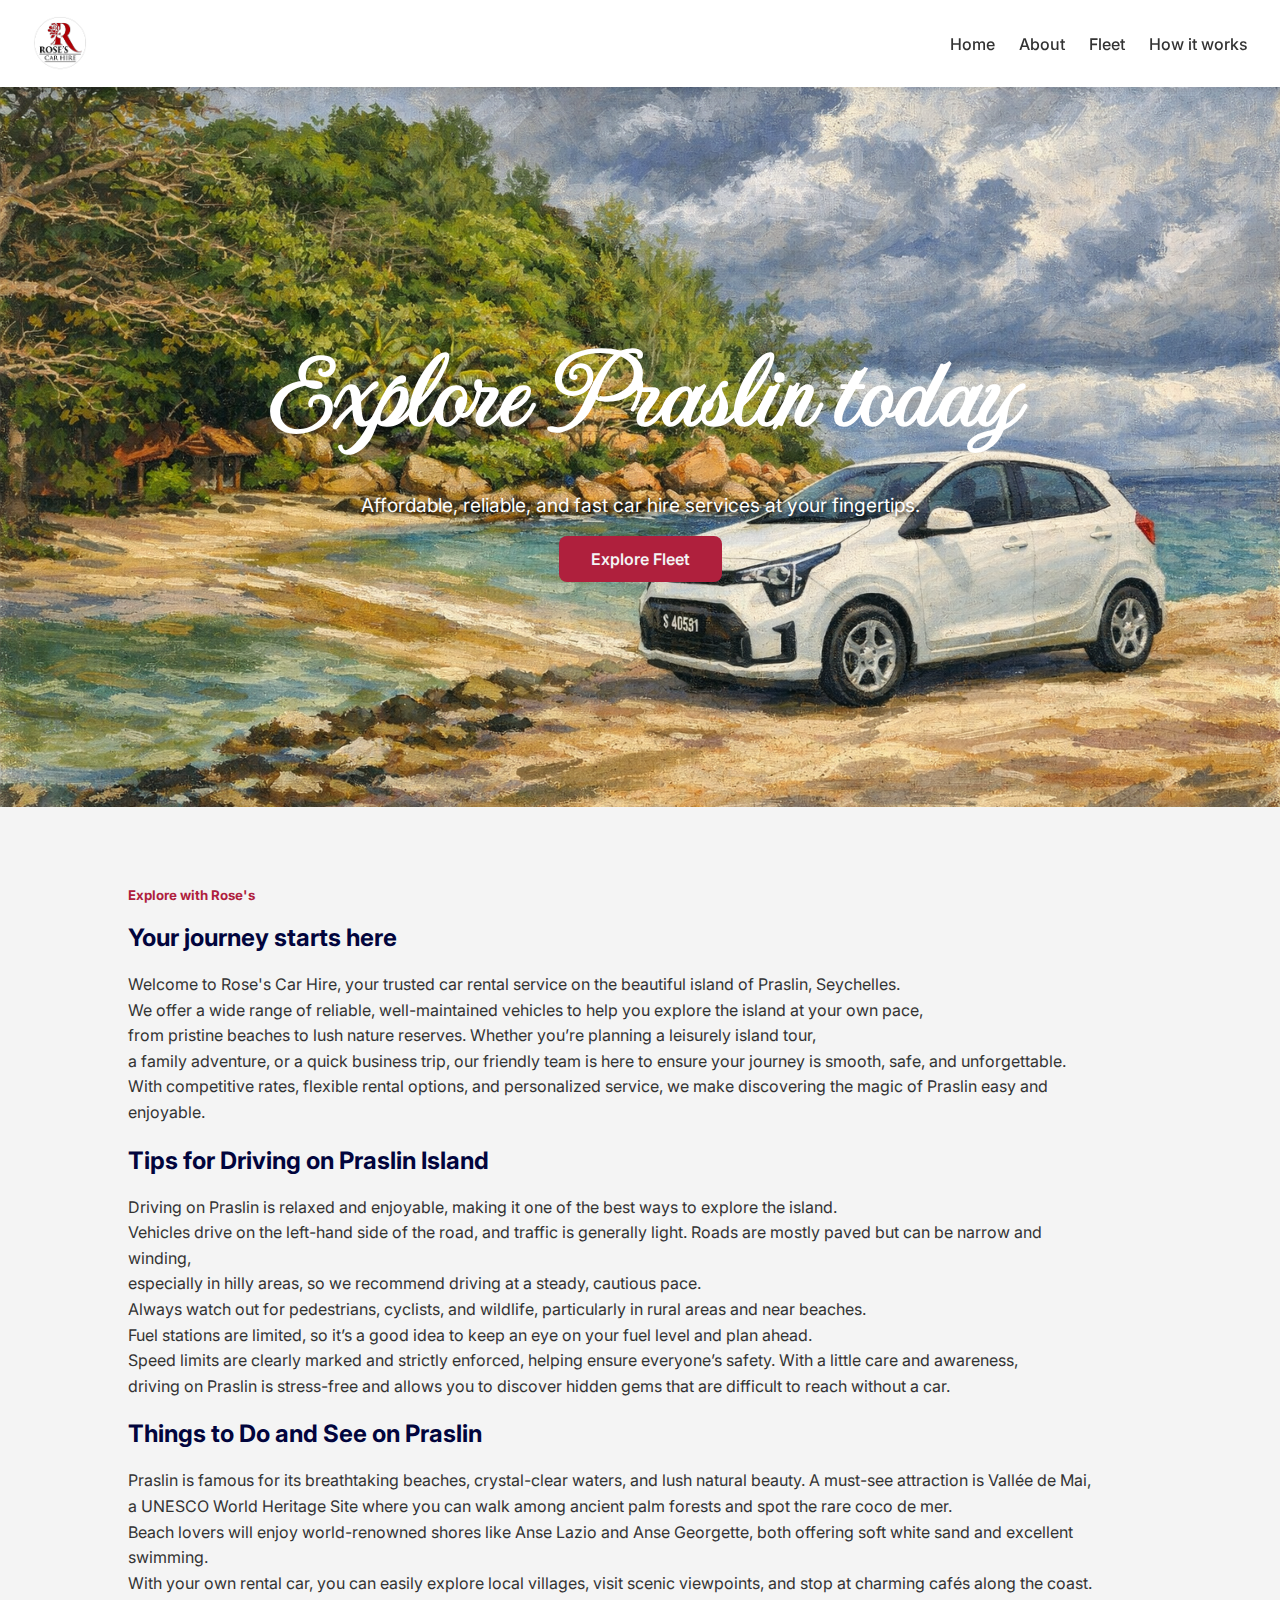
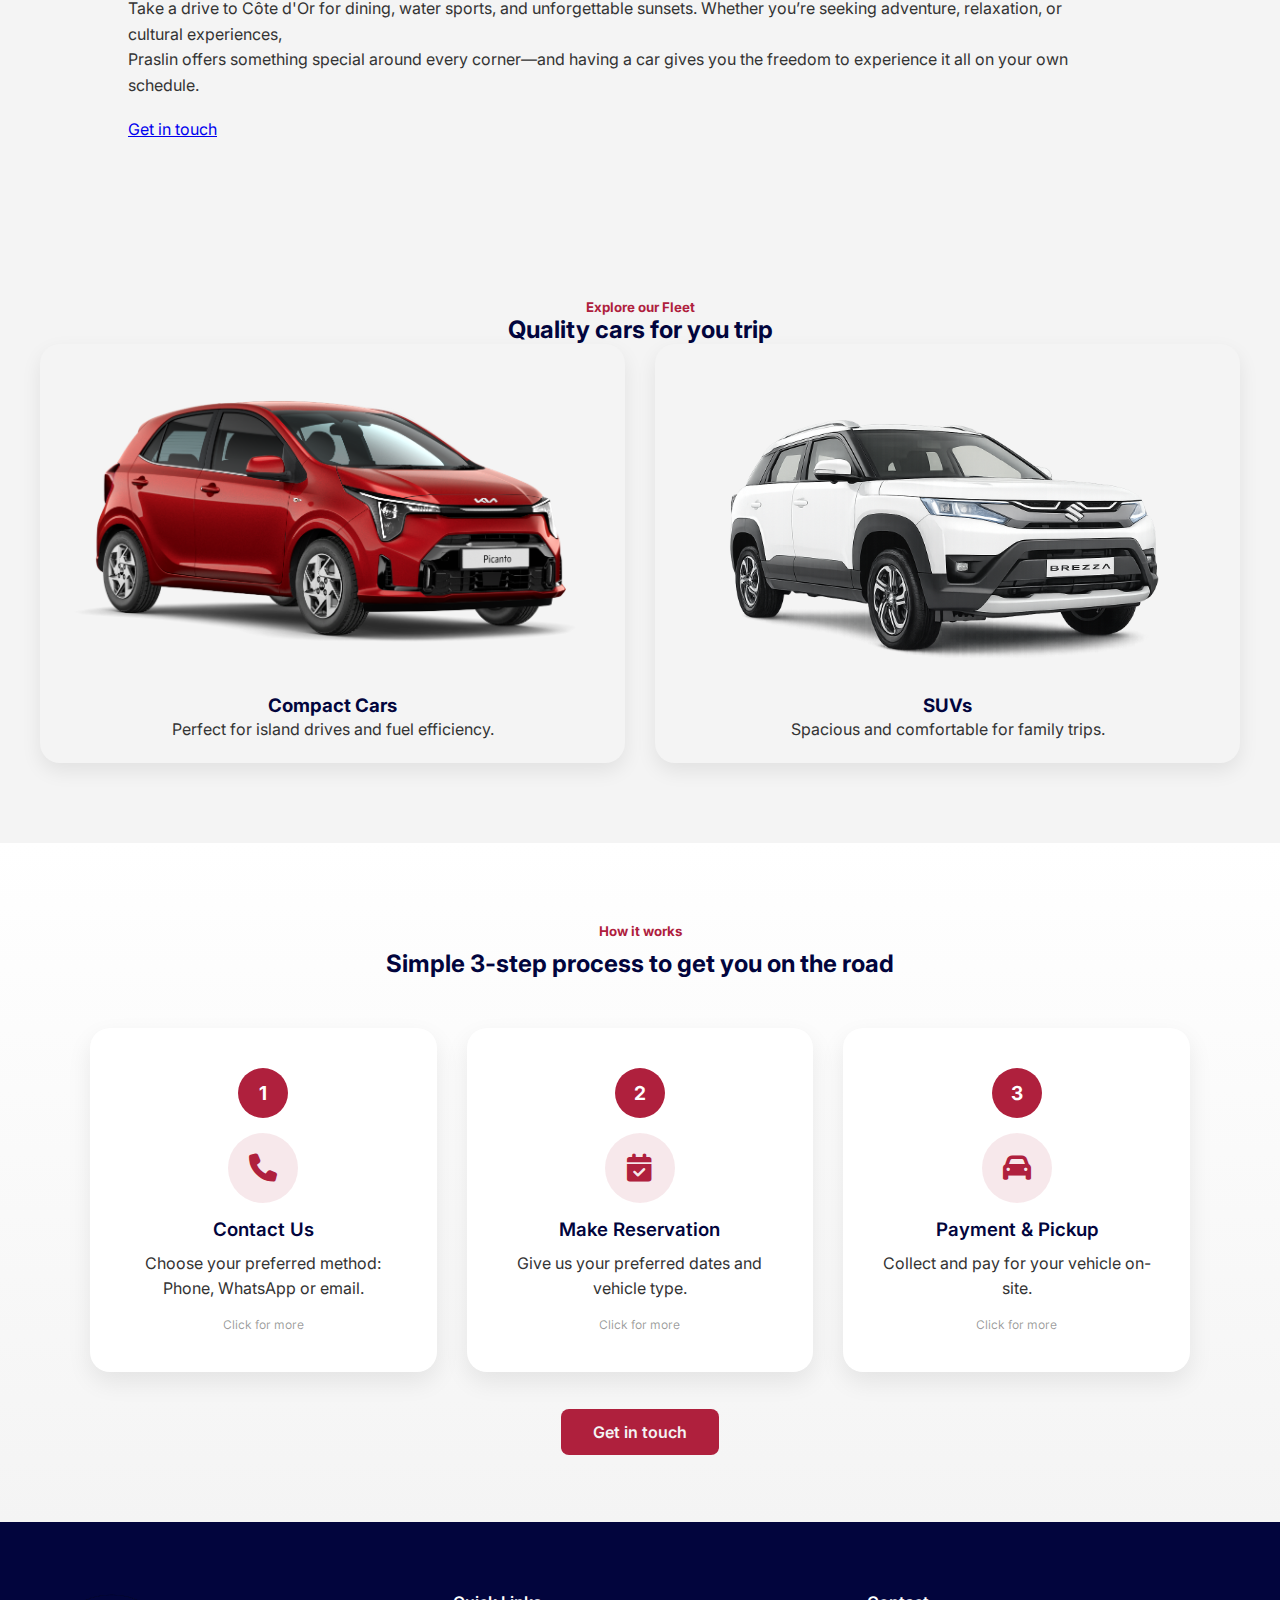
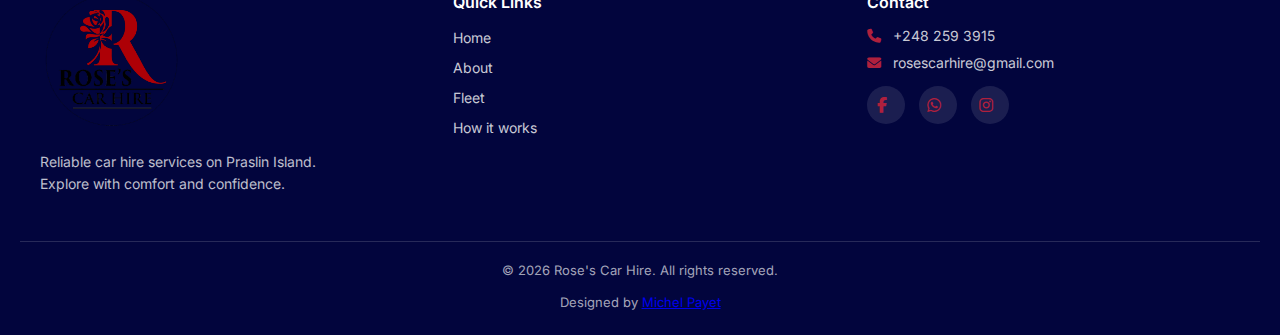
<file: index.html>
<!DOCTYPE html>
<html lang="en">
<head>
    <meta charset="UTF-8">
    <meta name="viewport" content="width=device-width, initial-scale=1.0">
    <title>Car Hire</title>

    <link rel="stylesheet" href="css/styles.css">
    <link rel="icon" type="image/x-icon" href="images/favicon.ico">

    <!-- Google Fonts for a modern feel -->
    <link rel="preconnect" href="https://fonts.googleapis.com">
    <link rel="preconnect" href="https://fonts.gstatic.com" crossorigin>
    <link href="https://fonts.googleapis.com/css2?family=Imperial+Script&display=swap" rel="stylesheet">
    <link href="https://fonts.googleapis.com/css2?family=Inter:wght@400;600;700&display=swap" rel="stylesheet">
    <link rel="stylesheet" href="https://cdnjs.cloudflare.com/ajax/libs/font-awesome/6.5.1/css/all.min.css">
</head>

<body>

<!-- Navbar -->
<header>
    <nav class="navbar">
        <div class="logo">
            <img src="images/roselogo.svg" alt="Roses Car Hire">
        </div>
        <ul class="nav-links">
            <li><a href="#home">Home</a></li>
            <li><a href="#about">About</a></li>
            <li><a href="#fleet">Fleet</a></li>
            <li><a href="#how-it-works">How it works</a></li>
        </ul>
    </nav>
</header>

<!-- Hero Section -->
<section class="hero" id="home">
    <div class="hero-content">
        <h1>Explore Praslin today</h1>
        <p>Affordable, reliable, and fast car hire services at your fingertips.</p>
        <a href="#fleet" class="btn-primary">Explore Fleet</a>
    </div>
</section>

<!-- About Section -->
<section class="about" id="about">
    <div class="about-content">
        <div class="about-text">
            <h5>Explore with Rose's</h5>
            <br>
            <h2>Your journey starts here</h2>
            <p>
                Welcome to Rose's Car Hire, your trusted car rental service on the beautiful island of Praslin, Seychelles. <br>
                We offer a wide range of reliable, well-maintained vehicles to help you explore the island at your own pace, <br>
                from pristine beaches to lush nature reserves. Whether you’re planning a leisurely island tour, <br>
                a family adventure, or a quick business trip, our friendly team is here to ensure your journey is smooth, safe, and unforgettable. <br>
                With competitive rates, flexible rental options, and personalized service, we make discovering the magic of Praslin easy and enjoyable.
            </p>

            <br>
            <h2>Tips for Driving on Praslin Island</h2>
            <p>
                Driving on Praslin is relaxed and enjoyable, making it one of the best ways to explore the island. <br>
                Vehicles drive on the left-hand side of the road, and traffic is generally light. Roads are mostly paved but can be narrow and winding, <br>
                especially in hilly areas, so we recommend driving at a steady, cautious pace. <br>
                Always watch out for pedestrians, cyclists, and wildlife, particularly in rural areas and near beaches. <br>
                Fuel stations are limited, so it’s a good idea to keep an eye on your fuel level and plan ahead. <br>
                Speed limits are clearly marked and strictly enforced, helping ensure everyone’s safety. With a little care and awareness, <br>
                driving on Praslin is stress-free and allows you to discover hidden gems that are difficult to reach without a car.
            </p>

            <br>
            <h2>Things to Do and See on Praslin</h2>
            <p>
                Praslin is famous for its breathtaking beaches, crystal-clear waters, and lush natural beauty. A must-see attraction is Vallée de Mai, <br>
                a UNESCO World Heritage Site where you can walk among ancient palm forests and spot the rare coco de mer. <br>
                Beach lovers will enjoy world-renowned shores like Anse Lazio and Anse Georgette, both offering soft white sand and excellent swimming. <br>
                With your own rental car, you can easily explore local villages, visit scenic viewpoints, and stop at charming cafés along the coast. <br>
                Take a drive to Côte d'Or for dining, water sports, and unforgettable sunsets. Whether you’re seeking adventure, relaxation, or cultural experiences, <br>
                Praslin offers something special around every corner—and having a car gives you the freedom to experience it all on your own schedule.
            </p>

            <br>
            <a href="https://wa.me/2482593915" class="btn-text">Get in touch</a>
        </div>

        <div class="about-image">
            <img src="images/suzuki.png" alt="Rose's Car Hire">
        </div>
    </div>
</section>

<!-- Fleet Section -->
<section class="fleet" id="fleet">
    <div class="fleet-content">
        <h5>Explore our Fleet</h5>
        <h2>Quality cars for you trip</h2>

        <div class="vehicle-types">

            <div class="vehicle-card">
                <img src="images/kia-picanto.png" alt="Compact Car">
                <h3>Compact Cars</h3>
                <p>Perfect for island drives and fuel efficiency.</p>
                <div class="vehicle-details">
                    <p>
                        <strong>From €43/day</strong><br>
                        A compact car like the Kia Picanto is a great choice for driving around Praslin Island because its small size and nimble handling 
                        make navigating the island’s narrow, winding roads far easier than in a larger vehicle. Praslin’s main roads are generally paved and in decent condition, 
                        but they can be quite tight in rural spots or near popular beaches and viewpoints — parking spaces can also be limited near busy attractions like Anse Lazio and Cote d’Or. 
                        A compact car’s ability to easily maneuver into snug parking spaces and around sharp bends means you’ll spend less time fussing with tight turns and 
                        more time enjoying scenic stops at beaches, restaurants, and nature reserves. Plus, cars like the Picanto are often very fuel-efficient, helping you keep 
                        rental running costs down while exploring the island at your own pace
                    </p>
                </div>
            </div>

            <div class="vehicle-card">
                <img src="images/brezza.png" alt="SUV">
                <h3>SUVs</h3>
                <p>Spacious and comfortable for family trips.</p>
                <div class="vehicle-details">
                    <p>
                        <strong>From €50/day</strong><br>
                        SUV such as the Suzuki Brezza (or similarly the Suzuki Fronx) offers a bit more power, space, and versatility for Praslin’s varied driving conditions. 
                        While many main roads are reasonably good, some secondary routes — especially those leading toward secluded beaches, hillier areas, or 
                        less-developed spots — can be bumpier or steeper, and the higher ground clearance and slightly stronger engine of a compact SUV make for a more confident 
                        drive in these situations. A small SUV also has more interior room and cargo space, which is great if you’re traveling with family, beach gear, or luggage. 
                        The combination of comfortable ride height, practicality, and enough agility to handle narrower sections of road strikes a nice balance for visitors who want 
                        both everyday island driving and a bit of extra capability for exploring without stress.
                    </p>
                </div>
            </div>

        </div>
    </div>
</section>

 <!-- How it works Section -->
     <div class="how-it-works" id="how-it-works">
  <div class="how-it-works-content">
    <h5>How it works</h5>
    <h2>Simple 3-step process to get you on the road</h2>

<div class="steps">

    <div class="step-card">
        <span class="step-number">1</span>
        <div class="step-icon">
            <i class="fa-solid fa-phone"></i>
        </div>
        <h3>Contact Us</h3>
        <p>Choose your preferred method: Phone, WhatsApp or email.</p>

        <div class="step-details">
            <p><strong>Phone:</strong> +248 259 3915</p>
            <p><strong>Email:</strong> rosescarhire@gmail.com</p>
            <p><strong>WhatsApp:</strong> +248 259 3915</p>
        </div>
    </div>

    <div class="step-card">
        <span class="step-number">2</span>
        <div class="step-icon">
            <i class="fa-solid fa-calendar-check"></i>
        </div>
        <h3>Make Reservation</h3>
        <p>Give us your preferred dates and vehicle type.</p>

        <div class="step-details">
            <p>Tell us:</p>
            <ul>
                <li>Pickup & return dates</li>
                <li>Vehicle type</li>
                <li>Pickup location</li>
                <li>Provide Driver Details</li>
            </ul>
            <p>Then:</p>
            <ul>
                <li>Get a quotation</li>
                <li>Confirm your booking</li>
            </ul>
        </div>
    </div>

    <div class="step-card">
        <span class="step-number">3</span>
        <div class="step-icon">
            <i class="fa-solid fa-car"></i>
        </div>
        <h3>Payment & Pickup</h3>
        <p>Collect and pay for your vehicle on-site.</p>

        <div class="step-details">
            <p>Payment is made at pickup.</p>
            <p>Accepted: Cash or Card.</p>
            <p>Contract details provided at pickup.</p>
            <p>Pickup locations: Ferry terminal, hotel, or airport.</p>
        </div>
    </div>

</div>



    <a href="https://wa.me/2482593915" target="_blank" rel="noopener noreferrer" class="btn-primary">Get in touch</a>
  </div>
</div>

<!-- Footer -->
<footer class="footer">
    <div class="footer-container">

        <div class="footer-brand">
            <img src="images/roselogo.svg" alt="Roses Car Hire">
            <p>Reliable car hire services on Praslin Island.<br>Explore with comfort and confidence.</p>
        </div>

        <div class="footer-links">
            <h4>Quick Links</h4>
            <ul>
                <li><a href="#home">Home</a></li>
                <li><a href="#about">About</a></li>
                <li><a href="#fleet">Fleet</a></li>
                <li><a href="#how-it-works">How it works</a></li>
            </ul>
        </div>

        <div class="footer-contact">
            <h4>Contact</h4>
            <p><i class="fa-solid fa-phone"></i> +248 259 3915</p>
            <p><i class="fa-solid fa-envelope"></i> rosescarhire@gmail.com</p>

            <div class="footer-socials">
                <a href="https://www.facebook.com/share/1CCvXWMbAc/?mibextid=wwXIfr" target="_blank" rel="noopener noreferrer"><i class="fab fa-facebook-f"></i></a>
                <a href="https://wa.me/2482593915" target="_blank" rel="noopener noreferrer"><i class="fab fa-whatsapp"></i></a>
                <a href="https://instagram.com/rosescarhire_praslin/" target="_blank" rel="noopener noreferrer"><i class="fab fa-instagram"></i></a>
            </div>
        </div>
    </div>

    <div class="footer-bottom">
        <p>© 2026 Rose's Car Hire. All rights reserved.</p>
        <br>
        <p>Designed by <a href="https://michelpayet.com" target="_blank">Michel Payet</a></p>
    </div>
</footer>

<script src="js/app.js"></script>
<script>
document.querySelectorAll('.vehicle-card').forEach(card => {
    card.addEventListener('click', () => {
        card.classList.toggle('active');
    });
});

document.querySelectorAll('.step-card').forEach(card => {
    card.addEventListener('click', () => {
        document.querySelectorAll('.step-card').forEach(c => {
            if (c !== card) c.classList.remove('active');
        });
        card.classList.toggle('active');
    });
});
</script>

</body>
</html>
</file>
<file: css/styles.css>
* {
    margin: 0;
    padding: 0;
    box-sizing: border-box;
    font-family: 'Inter', sans-serif;
}

:root {
  --primary-color: #02053d;
  --secondary-color: #af203d;
  --text-color: #333333;
  --background-color: #f4f4f4;
}

body {
    background-color: var(--background-color);
    color: var(--primary-color);
}

/* Navbar */
.navbar {
    display: flex;
    justify-content: space-between;
    align-items: center;
    padding: 1rem 2rem;
    background-color: #fff;
    box-shadow: 0 2px 6px rgba(0,0,0,0.1);
    position: sticky;
    top: 0;
    z-index: 100;
}

.logo img {
    height: 55px;      /* adjust size */
    width: auto;
    display: block;
}

.nav-links {
    list-style: none;
    display: flex;
    gap: 1.5rem;
}

.nav-links a {
    text-decoration: none;
    color: #333;
    font-weight: 500;
    transition: color 0.3s;
}

.nav-links a:hover {
    color: #007bff;
}

/* Hero Section */
.hero {
    display: flex;
    align-items: center;
    justify-content: center;
    text-align: center;
    height: 80vh;
    background-image: url("../images/backgroundArt.png");
    background-size: cover;        /* Cover entire hero */
    background-position: center;   /* Center the image */
    background-repeat: no-repeat;
}

.hero-content h1 {
    font-family: 'Imperial Script', serif;
    font-size: 7rem;
    margin-bottom: 2rem;
    color: white;
}

.hero-content p {
    font-size: 1.2rem;
    margin-bottom: 2rem;
    color:#fff;
    text-shadow: 2px 2px 4px #000000;
}

.btn-primary {
    background-color: var(--secondary-color);
    color: var(--background-color);
    padding: 0.8rem 2rem;
    text-decoration: none;
    border-radius: 8px;
    font-weight: 600;
    transition: background 0.3s, transform 0.2s;
}

.btn-primary:hover {
    background-color: #0056b3;
    transform: translateY(-2px);
}
h5 {
    color: var(--secondary-color);
}
/* App container */
#app {
    padding: 2rem;
}

.about {
    padding: 80px 10%;
}

.about-content {
    display: flex;
    gap: 60px;
}

.about-text {
    flex-direction: column;
    gap: 20px;
}
.about p{
    margin-top: 20px;
    line-height: 1.6;
    color: var(--text-color);
}

.about-heading {
    display: flex;
    align-items: center;
    gap: 12px;
}

/* Right image */
.about-image {
    flex: 1;
    text-align: right;
}

.about-image img {
    width: 100%;
    max-width: 500px;
    border-radius: 5%;
}

@media (max-width: 900px) {
    .about-content {
        flex-direction: column;
        text-align: center;
    }

    .about-text {
        text-align: left;   /* force left alignment */
        align-items: flex-start;
    }
}


/* Fleet Section Styling */
.fleet {
    padding: 80px 20px;
    background-color: var(--background-color);
}

.fleet-content {
    max-width: 1200px;
    margin: 0 auto;
    text-align: center;
}

/* Vehicle Cards Grid */
.vehicle-types {
    display: grid;
    grid-template-columns: repeat(auto-fit, minmax(250px, 1fr));
    gap: 30px;
}
.fleet h2{
    flex-direction: column;
    gap: 20px;
}
.vehicle-card {
    background: var(--background-color);
    border-radius: 20px;
    box-shadow: 0 8px 20px rgba(0,0,0,0.08);
    padding: 20px;
    transition: transform 0.3s ease, box-shadow 0.3s ease;
    text-align: center;
    cursor: pointer;
}

/* Hidden details */
.vehicle-details {
    max-height: 0;
    overflow: hidden;
    opacity: 0;
    transition: max-height 0.4s ease, opacity 0.3s ease;
}

/* Show on hover (desktop) */
.vehicle-card:hover .vehicle-details {
    max-height: 500px; /* large enough for content */
    opacity: 1;
}

/* Show when tapped (mobile) */
.vehicle-card.active .vehicle-details {
    max-height: 500px;
    opacity: 1;
}

.vehicle-card img {
    width: 100%;
    aspect-ratio: 16 / 9;   /* or 4 / 3 */
    object-fit: cover;
    border-radius: 15px;
    margin-bottom: 20px;
}

.vehicle-card p {
    font-size: 1rem;
    color: var(--text-color);
    line-height: 1.6;
}

/* Hover Effect */
.vehicle-card:hover {
    transform: scale(0.95);
    box-shadow: 0 15px 30px rgba(0,0,0,0.15);
}

@media (hover: none) {
    .vehicle-card:hover {
        transform: none;
        box-shadow: 0 8px 20px rgba(0,0,0,0.08);
    }
}

/* Responsive Text */
@media (max-width: 768px) {
    .fleet h2 {
        font-size: 2rem;
    }
    .vehicle-types {
        margin-top: auto;
    }
}

@media (max-width: 480px) {
    .fleet h2 {
        font-size: 1.8rem;
    }
}

/* HOW IT WORKS */
.how-it-works {
    padding: 80px 20px;
    background: linear-gradient(180deg, #ffffff, #f4f4f4);
}

.how-it-works-content {
    max-width: 1100px;
    margin: 0 auto;
    text-align: center;
}

.how-it-works h2 {
    margin: 10px 0 50px;
}

/* Steps grid */
.steps {
    display: grid;
    grid-template-columns: repeat(auto-fit, minmax(250px, 1fr));
    gap: 30px;
    margin-bottom: 50px;
}

/* Step card */
.step-card {
    background: #ffffff;
    padding: 40px 30px;
    border-radius: 20px;
    box-shadow: 0 10px 25px rgba(0,0,0,0.08);
    transition: transform 0.3s ease, box-shadow 0.3s ease;
    position: relative;
}

.step-card:hover {
    transform: translateY(-8px);
    box-shadow: 0 18px 40px rgba(0,0,0,0.12);
}

/* Step number bubble */
.step-number {
    width: 50px;
    height: 50px;
    background: var(--secondary-color);
    color: #fff;
    border-radius: 50%;
    display: flex;
    align-items: center;
    justify-content: center;
    font-weight: 700;
    font-size: 1.2rem;
    margin: 0 auto 20px;
}

/* Typography */
.step-card h3 {
    margin-bottom: 10px;
    font-weight: 600;
}

.step-card p {
    color: var(--text-color);
    line-height: 1.6;
}
.step-card {
    cursor: pointer;
}

/* Hidden expandable content */
.step-details {
    max-height: 0;
    overflow: hidden;
    opacity: 0;
    transition: max-height 0.45s ease, opacity 0.35s ease;
    margin-top: 0;
}

/* Active (expanded) state */
.step-card.active .step-details {
    max-height: 300px; /* enough for content */
    opacity: 1;
    margin-top: 20px;
}

/* Step details text */
.step-details p,
.step-details ul {
    font-size: 0.95rem;
    color: var(--text-color);
    line-height: 1.6;
}

.step-details ul {
    padding-left: 18px;
}

/* Optional visual cue */
.step-card::after {
    content: "Click for more";
    display: block;
    font-size: 0.75rem;
    color: rgba(0,0,0,0.4);
    margin-top: 15px;
    transition: opacity 0.3s ease;
}

.step-card.active::after {
    content: "Click to close";
}
/* Mobile adjustments */
@media (max-width: 768px) {
    .how-it-works {
        padding: 60px 15px;
    }
}
/* Step icon */
.step-icon {
    width: 70px;
    height: 70px;
    background: rgba(175, 32, 61, 0.1); /* secondary color tint */
    border-radius: 50%;
    display: flex;
    align-items: center;
    justify-content: center;
    margin: 0 auto 15px;
}

.step-icon i {
    font-size: 28px;
    color: var(--secondary-color);
}

/* Slight spacing tweak */
.step-number {
    margin-bottom: 15px;
}

/* =====================
   Footer
===================== */

.footer {
    background-color: var(--primary-color);
    color: #ffffff;
    padding: 70px 20px 25px;
}

.footer-container {
    max-width: 1200px;
    margin: 0 auto;
    display: grid;
    grid-template-columns: repeat(auto-fit, minmax(220px, 1fr));
    gap: 40px;
}

/* Brand */
.footer-brand img {
    width: 140px;
    margin-bottom: 15px;
}

.footer-brand p {
    font-size: 14px;
    line-height: 1.6;
    color: rgba(255, 255, 255, 0.75);
}

/* Headings */
.footer h4 {
    font-size: 16px;
    font-weight: 600;
    margin-bottom: 15px;
    color: #ffffff;
}

/* Links */
.footer-links ul {
    list-style: none;
    padding: 0;
}

.footer-links li {
    margin-bottom: 10px;
}

.footer-links a {
    text-decoration: none;
    font-size: 14px;
    color: rgba(255, 255, 255, 0.8);
    transition: color 0.3s ease;
}

.footer-links a:hover {
    color: var(--secondary-color);
}

/* Contact */
.footer-contact p {
    font-size: 14px;
    margin-bottom: 10px;
    color: rgba(255, 255, 255, 0.8);
}

.footer-contact i {
    margin-right: 8px;
    color: var(--secondary-color);
}

/* Social Icons */
.footer-socials {
    margin-top: 15px;
}

.footer-socials a {
    width: 38px;
    height: 38px;
    display: inline-flex;
    align-items: center;
    justify-content: center;
    margin-right: 10px;
    border-radius: 50%;
    background: rgba(255, 255, 255, 0.1);
    color: #ffffff;
    transition: all 0.3s ease;
}
.footer-socials a:link,
.footer-socials a:visited,
.footer-socials a:hover,
.footer-socials a:active {
    text-decoration: none;
}


.footer-socials a:hover {
    background: var(--secondary-color);
    transform: translateY(-3px);
}

/* Bottom */
.footer-bottom {
    margin-top: 45px;
    padding-top: 20px;
    border-top: 1px solid rgba(255, 255, 255, 0.15);
    text-align: center;
    font-size: 13px;
    color: rgba(255, 255, 255, 0.65);
}

/* Mobile tweaks */
@media (max-width: 600px) {
    .footer {
        padding: 60px 15px 20px;
        text-align: center;
    }

    .footer-socials a {
        margin-right: 8px;
    }
}
</file>
